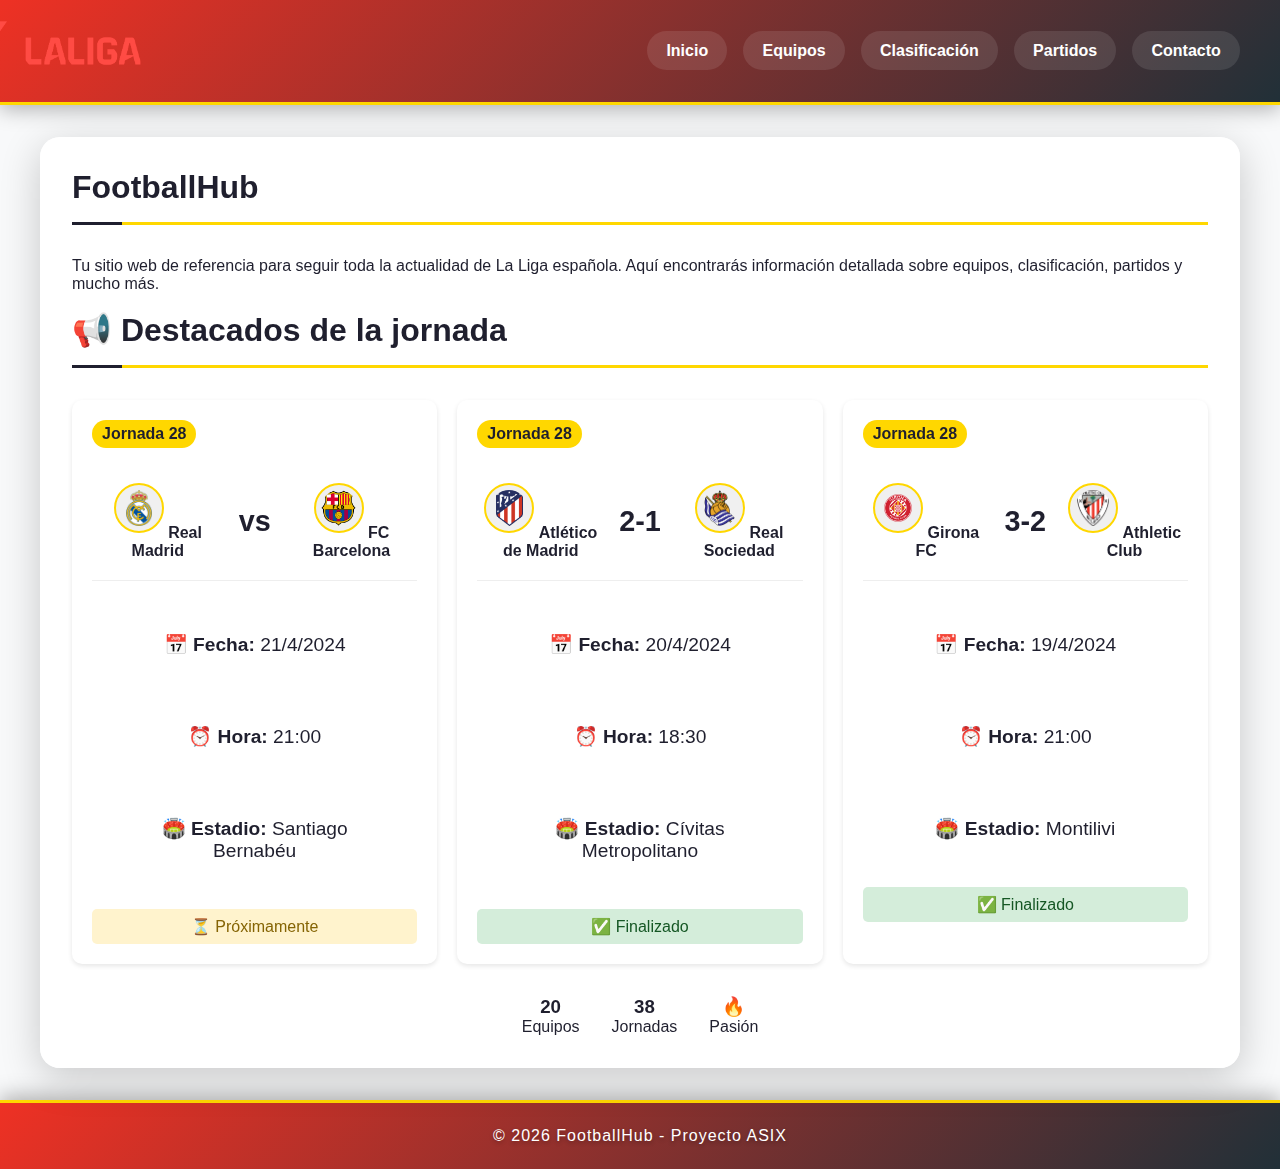
<file: index.html>
<!DOCTYPE html>
<html lang="es">
<head>
    <meta charset="UTF-8">
    <meta name="viewport" content="width=device-width, initial-scale=1.0">
    <title>FootballHub - Inicio</title>
    <link rel="stylesheet" href="css/style.css">
    <link rel="stylesheet" href="css/responsive.css">
</head>
<body>
<header>
    <div class="header-content" style="justify-content: flex-start; gap: 2rem;">
        <div class="logo-container" style="margin-left: -100px;">
            <img src="img/equipos/laliga-logo.png" 
                 alt="LaLiga" 
                 style="height: 70px; width: auto; object-fit: contain; margin-right: 5px;">
            <img src="img/equipos/laliga-letras.png" 
                 alt="LaLiga" 
                 style="height: 40px; width: auto; object-fit: contain;">
        </div>
        <nav style="margin-left: auto;">
            <ul>
                <li><a href="index.html">Inicio</a></li>
                <li><a href="pages/equipos.html">Equipos</a></li>
                <li><a href="pages/tabla.html">Clasificación</a></li>
                <li><a href="pages/partidos.html">Partidos</a></li>
                <li><a href="pages/contacto.html">Contacto</a></li>
            </ul>
        </nav>
    </div>
</header>

    <main>
        <section>
            <h2> FootballHub</h2>
            <p>Tu sitio web de referencia para seguir toda la actualidad de La Liga española. Aquí encontrarás información detallada sobre equipos, clasificación, partidos y mucho más.</p>
        </section>
        <br>

        <section>
            <h2>📢 Destacados de la jornada</h2>
            <div id="ultimos-partidos">
                <p>Cargando partidos...</p>
            </div>
        </section>

        <section>
            <div style="display: flex; gap: 2rem; justify-content: center; margin-top: 2rem;">
                <div style="text-align: center;">
                    <h3>20</h3>
                    <p>Equipos</p>
                </div>
                <div style="text-align: center;">
                    <h3>38</h3>
                    <p>Jornadas</p>
                </div>
                <div style="text-align: center;">
                    <h3>🔥</h3>
                    <p>Pasión</p>
                </div>
            </div>
        </section>
    </main>

<footer>
    <p>&copy; 2026 FootballHub - Proyecto ASIX</p>
</footer>

<script src="js/data.js"></script>
<script src="js/ui.js"></script>
<script src="js/filters.js"></script>
<script src="js/app.js"></script>
</body>
</html>
</file>
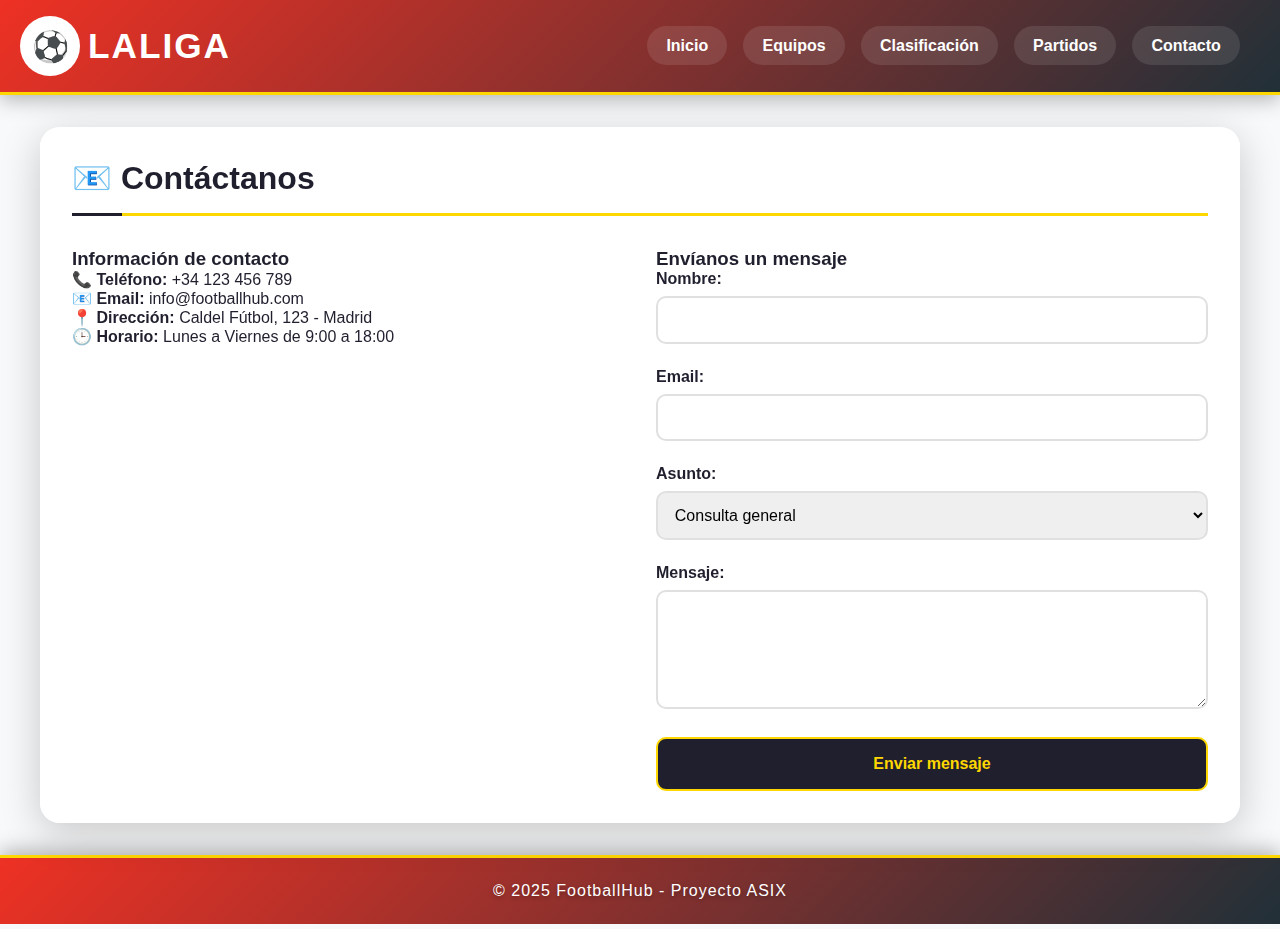
<file: pages/contacto.html>
<!DOCTYPE html>
<html lang="es">
<head>
    <meta charset="UTF-8">
    <meta name="viewport" content="width=device-width, initial-scale=1.0">
    <title>FootballHub - Contacto</title>
    <link rel="stylesheet" href="../css/style.css">
    <link rel="stylesheet" href="../css/responsive.css">
</head>
<body>
<header>
    <div class="header-content">
        <div class="logo-container">
            <div style="background: #ffffff; width: 60px; height: 60px; border-radius: 50%; display: flex; align-items: center; justify-content: center; font-size: 30px;">
                ⚽
            </div>
            <div class="logo-text">
                <h1>LALIGA</h1>
            </div>
        </div>
        <nav>
            <ul>
                <li><a href="../index.html">Inicio</a></li>
                <li><a href="equipos.html">Equipos</a></li>
                <li><a href="tabla.html">Clasificación</a></li>
                <li><a href="partidos.html">Partidos</a></li>
                <li><a href="contacto.html">Contacto</a></li>
            </ul>
        </nav>
    </div>
</header>

    <main>
        <h2>📧 Contáctanos</h2>
        
        <div style="display: grid; grid-template-columns: 1fr 1fr; gap: 2rem;">
            <div>
                <h3>Información de contacto</h3>
                <p><strong>📞 Teléfono:</strong> +34 123 456 789</p>
                <p><strong>📧 Email:</strong> info@footballhub.com</p>
                <p><strong>📍 Dirección:</strong> Caldel Fútbol, 123 - Madrid</p>
                <p><strong>🕒 Horario:</strong> Lunes a Viernes de 9:00 a 18:00</p>
            </div>
            
            <div>
                <h3>Envíanos un mensaje</h3>
                <form id="formularioContacto">
                    <div class="form-group">
                        <label for="nombre">Nombre:</label>
                        <input type="text" id="nombre" name="nombre" required>
                        <div id="error-nombre" class="error"></div>
                    </div>
                    
                    <div class="form-group">
                        <label for="email">Email:</label>
                        <input type="email" id="email" name="email" required>
                        <div id="error-email" class="error"></div>
                    </div>
                    
                    <div class="form-group">
                        <label for="asunto">Asunto:</label>
                        <select id="asunto" name="asunto">
                            <option value="consulta">Consulta general</option>
                            <option value="sugerencia">Sugerencia</option>
                            <option value="problema">Reportar problema</option>
                            <option value="colaboracion">Colaboración</option>
                        </select>
                    </div>
                    
                    <div class="form-group">
                        <label for="mensaje">Mensaje:</label>
                        <textarea id="mensaje" name="mensaje" rows="5" required></textarea>
                        <div id="error-mensaje" class="error"></div>
                    </div>
                    
                    <button type="submit">Enviar mensaje</button>
                </form>
            </div>
        </div>
    </main>

<footer>
    <p>&copy; 2025 FootballHub - Proyecto ASIX</p>
</footer>

<script src="../js/data.js"></script>
<script src="../js/ui.js"></script>
<script src="../js/filters.js"></script>
<script src="../js/app.js"></script>
</body>
</html>
</file>
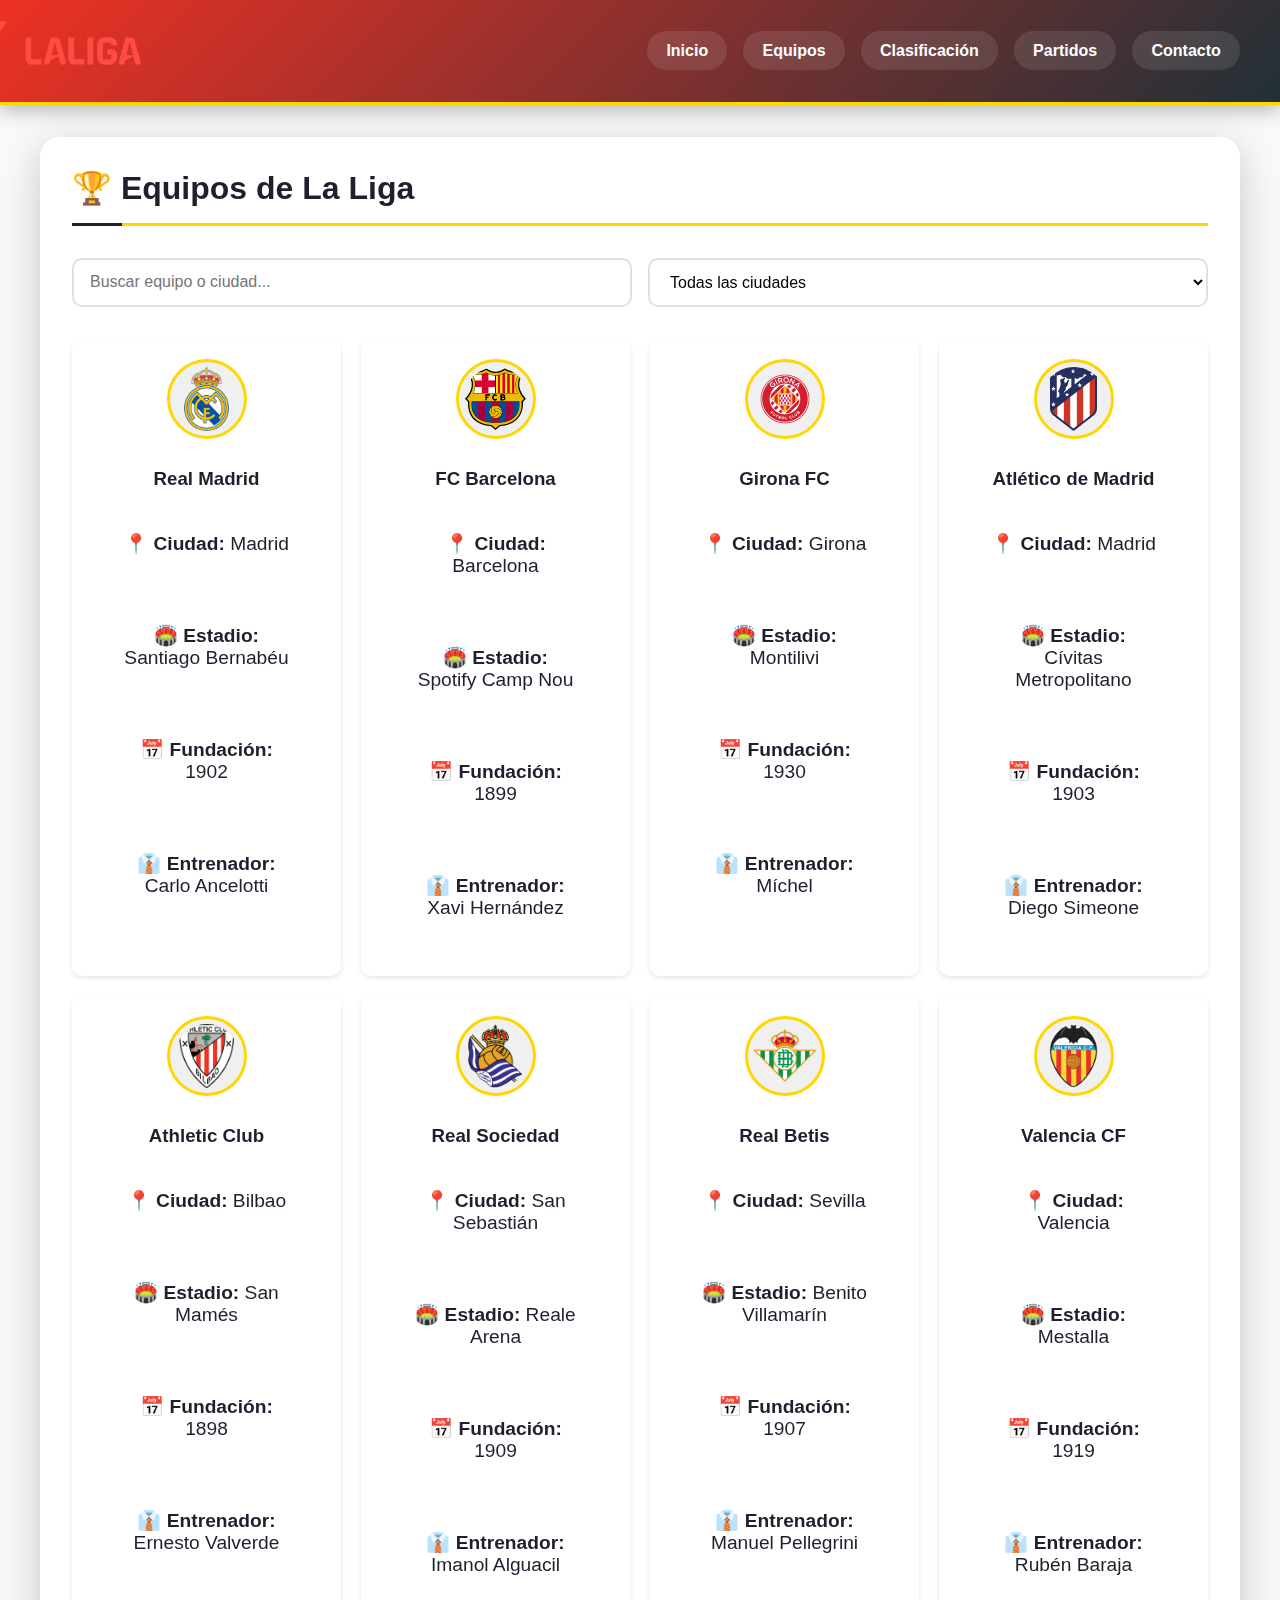
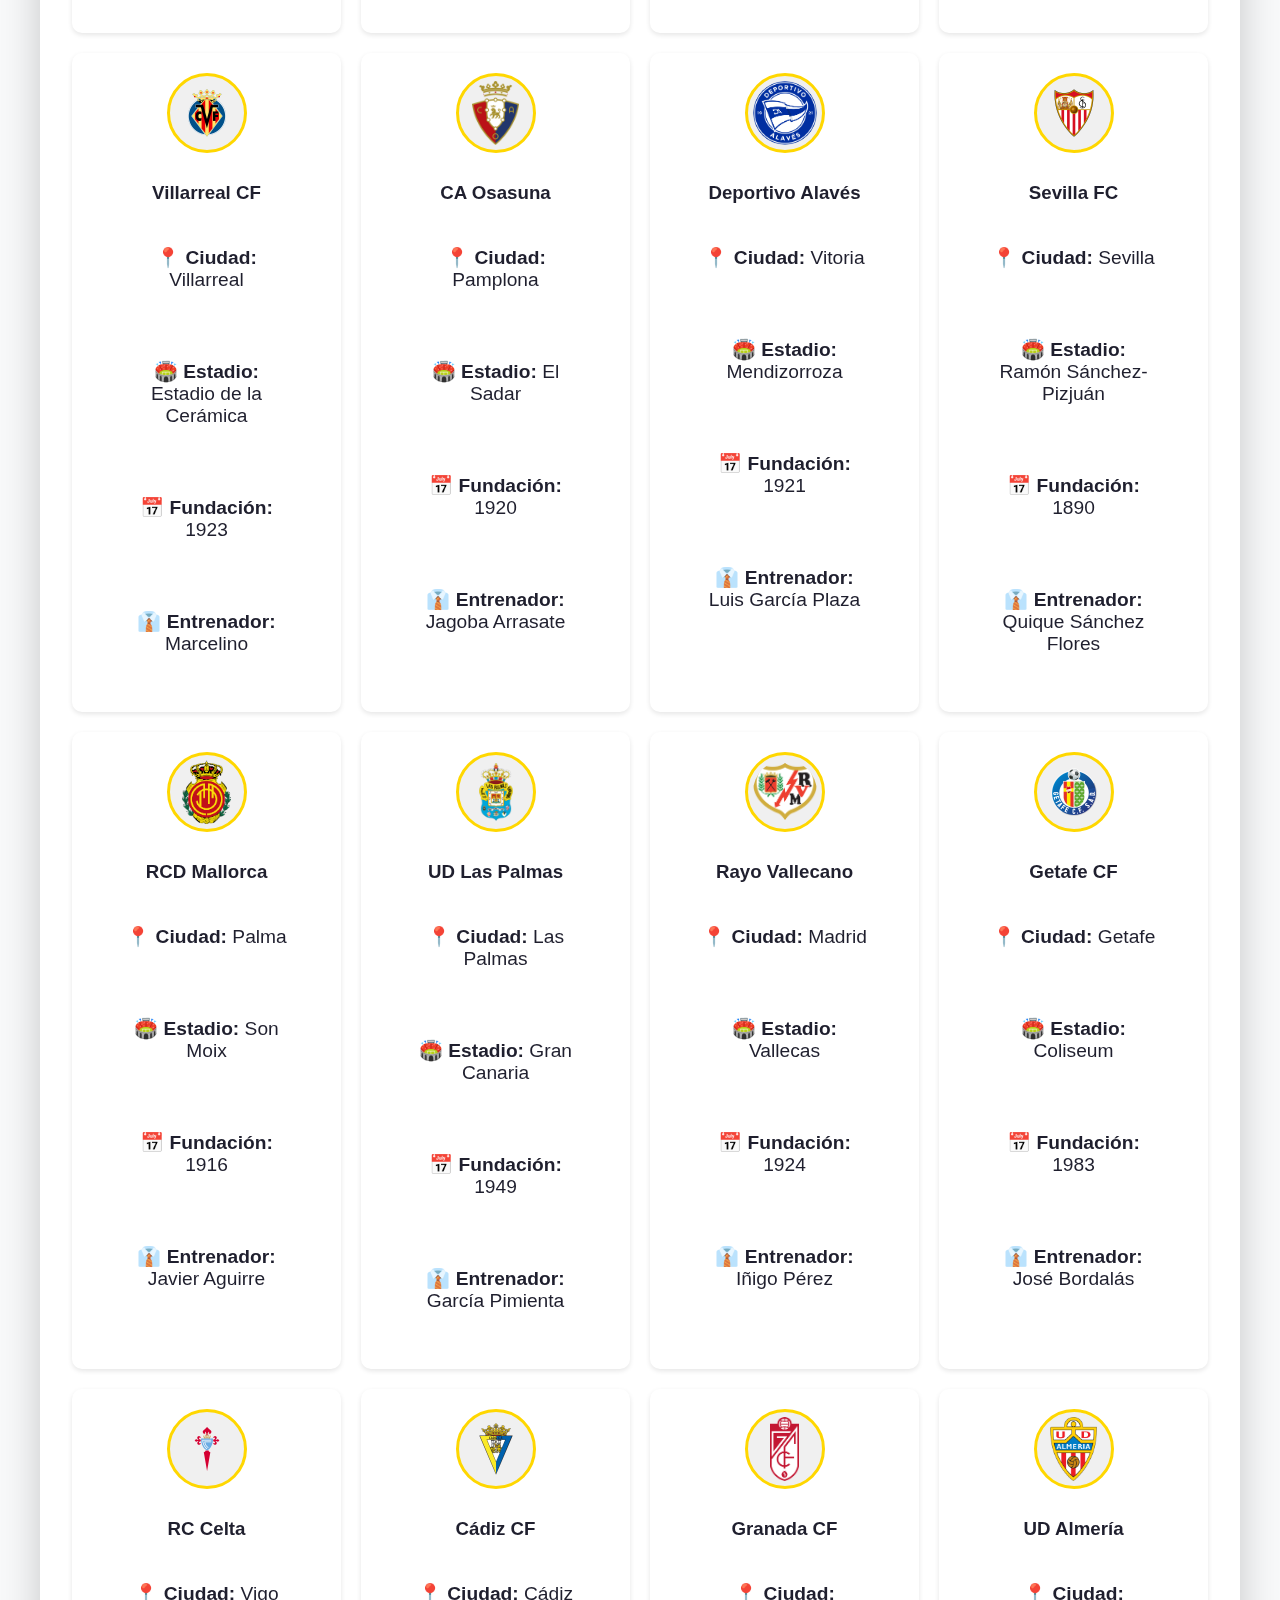
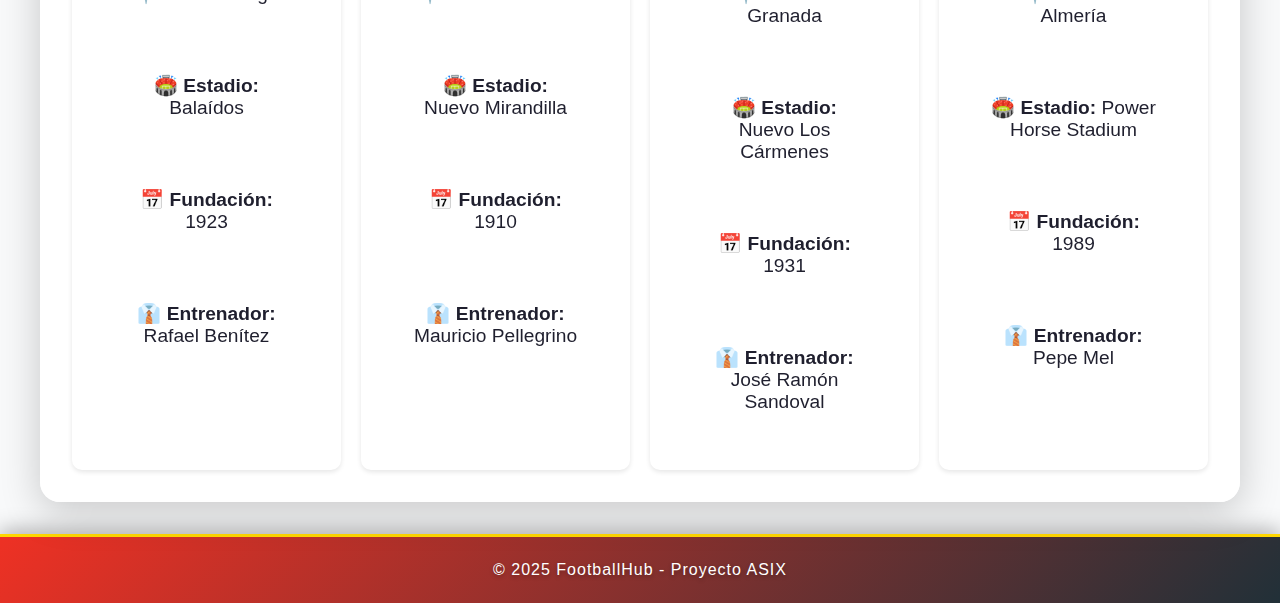
<file: pages/equipos.html>
<!DOCTYPE html>
<html lang="es">
<head>
    <meta charset="UTF-8">
    <meta name="viewport" content="width=device-width, initial-scale=1.0">
    <title>FootballHub - Equipos</title>
    <link rel="stylesheet" href="../css/style.css">
    <link rel="stylesheet" href="../css/responsive.css">
</head>
<body>
<header>
    <div class="header-content" style="justify-content: flex-start; gap: 2rem;">
        <div class="logo-container" style="margin-left: -100px;">
            <img src="../img/equipos/laliga-logo.png" 
                 alt="LaLiga" 
                 style="height: 70px; width: auto; object-fit: contain; margin-right: 5px;">
            <img src="../img/equipos/laliga-letras.png" 
                 alt="LaLiga" 
                 style="height: 40px; width: auto; object-fit: contain;">
        </div>
        <nav style="margin-left: auto;">
            <ul>
                <li><a href="../index.html">Inicio</a></li>
                <li><a href="equipos.html">Equipos</a></li>
                <li><a href="tabla.html">Clasificación</a></li>
                <li><a href="partidos.html">Partidos</a></li>
                <li><a href="contacto.html">Contacto</a></li>
            </ul>
        </nav>
    </div>
</header>
    <main>
        <h2>🏆 Equipos de La Liga</h2>
        
        <div class="search-box">
            <input type="text" id="buscar-equipo" placeholder="Buscar equipo o ciudad...">
            <select id="filtrar-ciudad">
                <option value="">Todas las ciudades</option>
            </select>
        </div>

        <div id="equipos-contenedor">
            <p>Cargando equipos...</p>
        </div>
    </main>

<footer>
    <p>&copy; 2025 FootballHub - Proyecto ASIX</p>
</footer>

<script src="../js/data.js"></script>
<script src="../js/ui.js"></script>
<script src="../js/filters.js"></script>
<script src="../js/app.js"></script>
</body>
</html>
</file>
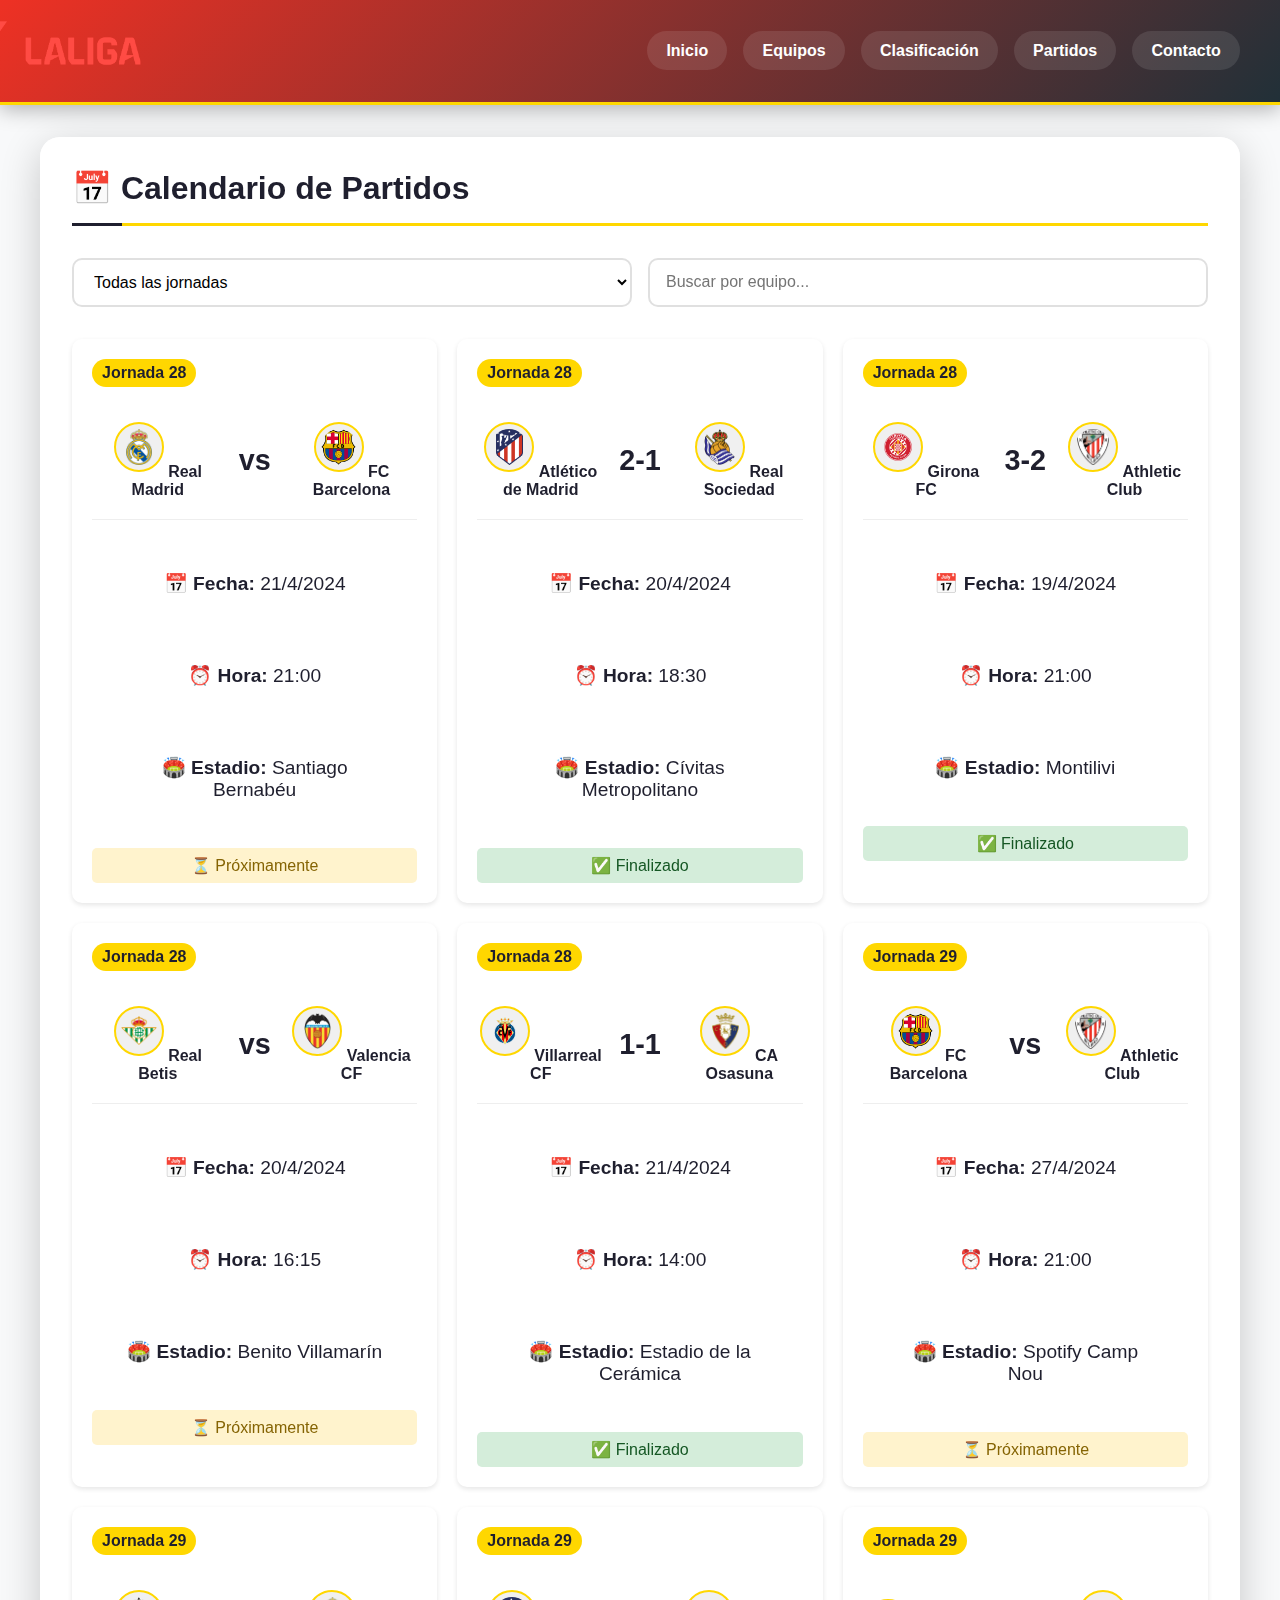
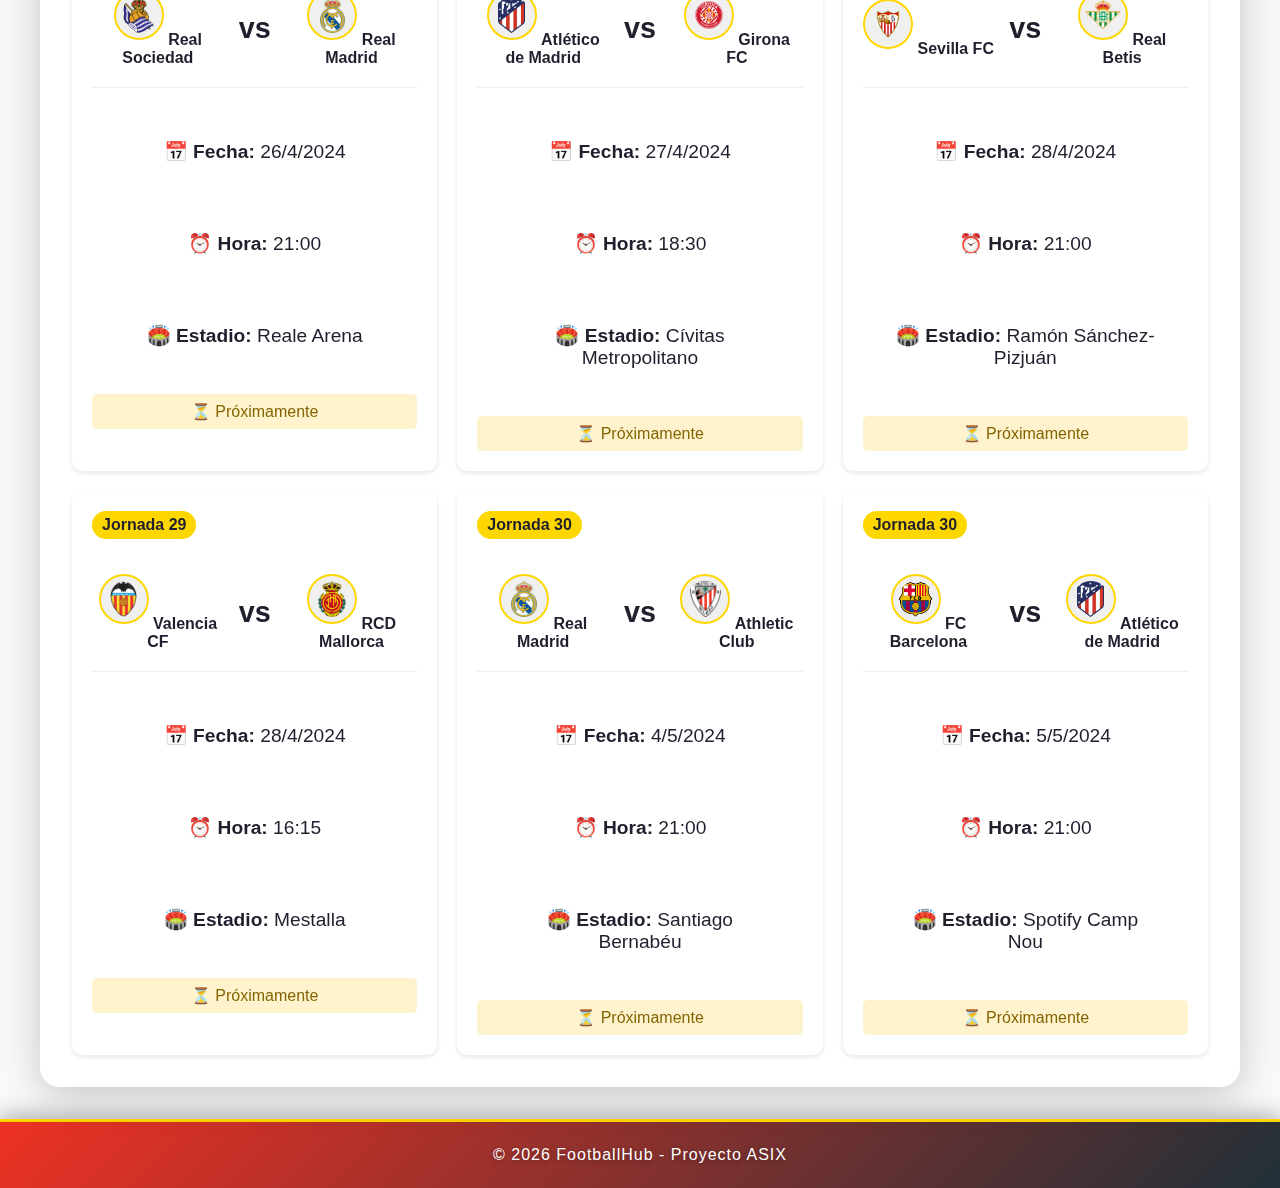
<file: pages/partidos.html>
<!DOCTYPE html>
<html lang="es">
<head>
    <meta charset="UTF-8">
    <meta name="viewport" content="width=device-width, initial-scale=1.0">
    <title>FootballHub - Partidos</title>
    <link rel="stylesheet" href="../css/style.css">
    <link rel="stylesheet" href="../css/responsive.css">
</head>
<body>
<header>
    <div class="header-content" style="justify-content: flex-start; gap: 2rem;">
        <div class="logo-container" style="margin-left: -100px;">
            <img src="../img/equipos/laliga-logo.png" 
                 alt="LaLiga" 
                 style="height: 70px; width: auto; object-fit: contain; margin-right: 5px;">
            <img src="../img/equipos/laliga-letras.png" 
                 alt="LaLiga" 
                 style="height: 40px; width: auto; object-fit: contain;">
        </div>
        <nav style="margin-left: auto;">
            <ul>
                <li><a href="../index.html">Inicio</a></li>
                <li><a href="equipos.html">Equipos</a></li>
                <li><a href="tabla.html">Clasificación</a></li>
                <li><a href="partidos.html">Partidos</a></li>
                <li><a href="contacto.html">Contacto</a></li>
            </ul>
        </nav>
    </div>
</header>

    <main>
        <h2>📅 Calendario de Partidos</h2>
        
        <div class="search-box">
            <select id="filtrar-jornada">
                <option value="">Todas las jornadas</option>
            </select>
            <input type="text" id="buscar-equipo-partido" placeholder="Buscar por equipo...">
        </div>

        <div id="partidos-contenedor">
            <p>Cargando partidos...</p>
        </div>
    </main>

<footer>
    <p>&copy; 2026 FootballHub - Proyecto ASIX</p>
</footer>

<script src="../js/data.js"></script>
<script src="../js/ui.js"></script>
<script src="../js/filters.js"></script>
<script src="../js/app.js"></script>
</body>
</html>
</file>
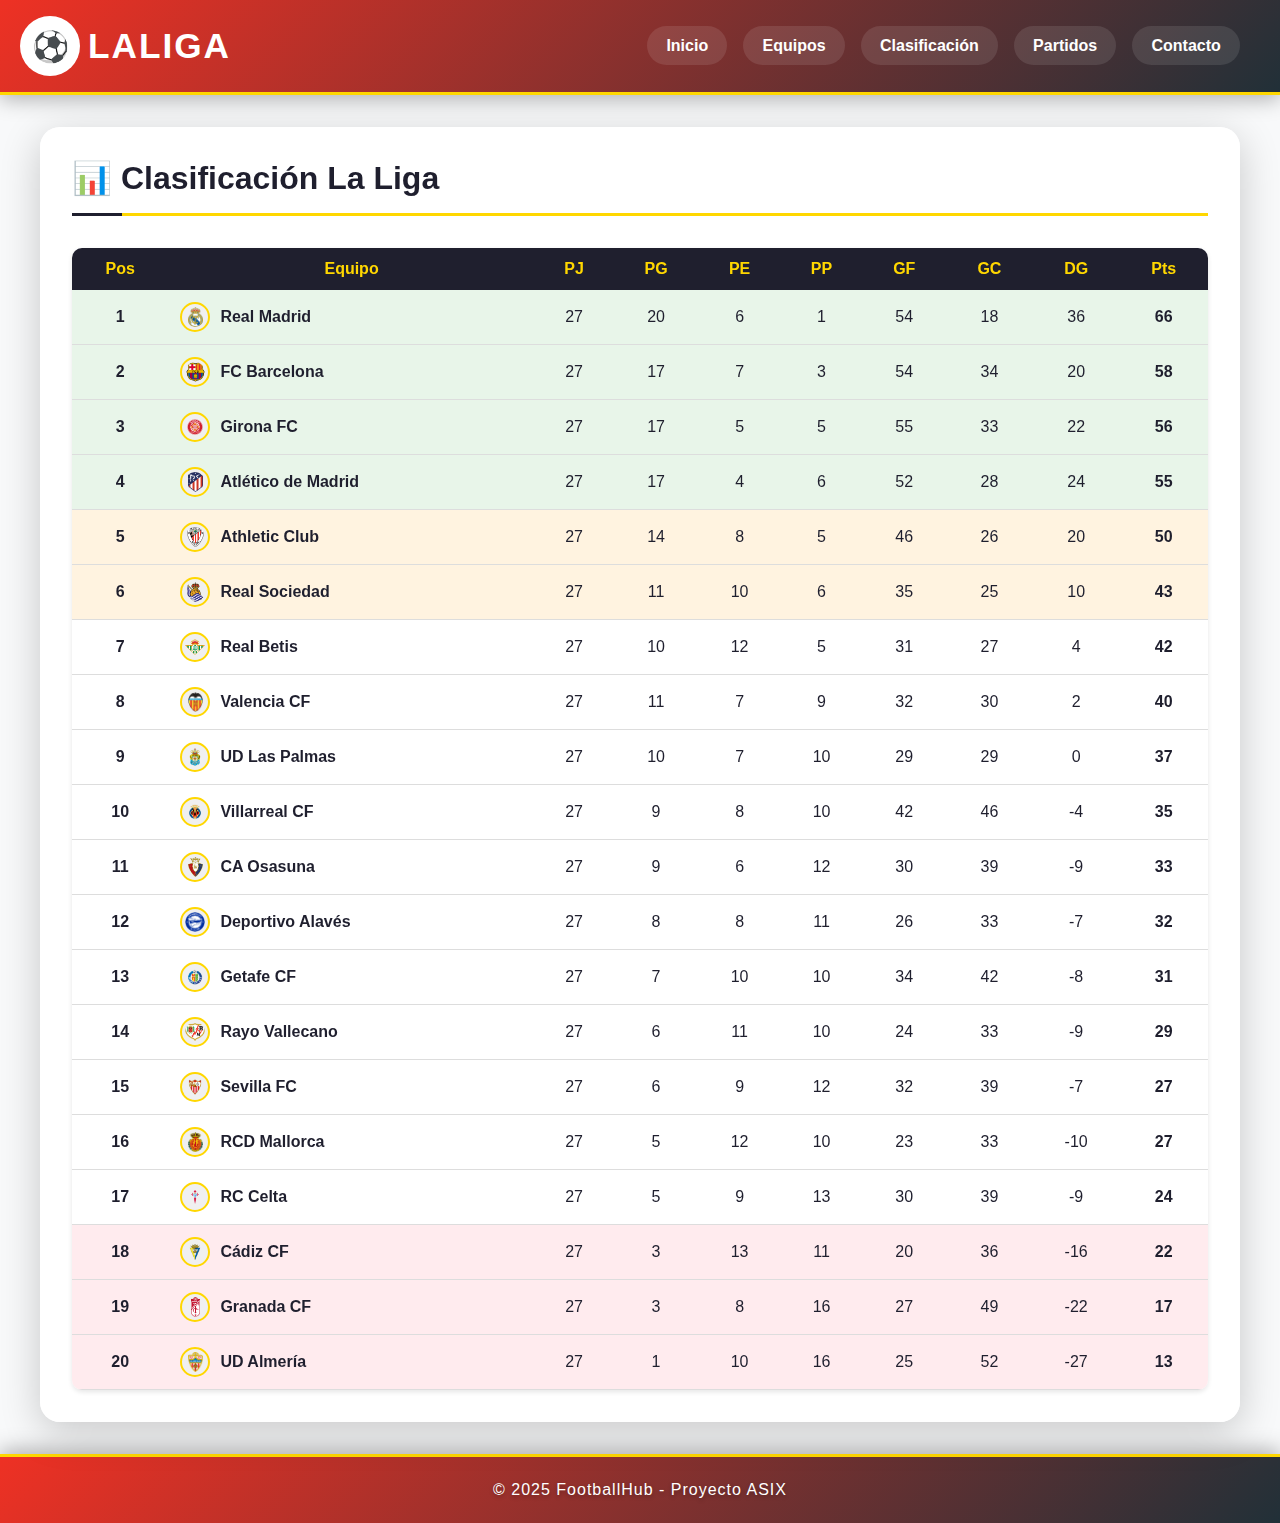
<file: pages/tabla.html>
<!DOCTYPE html>
<html lang="es">
<head>
    <meta charset="UTF-8">
    <meta name="viewport" content="width=device-width, initial-scale=1.0">
    <title>FootballHub - Clasificación</title>
    <link rel="stylesheet" href="../css/style.css">
    <link rel="stylesheet" href="../css/responsive.css">
</head>
<body>
<header>
    <div class="header-content">
        <div class="logo-container">
            <div style="background: #ffffff; width: 60px; height: 60px; border-radius: 50%; display: flex; align-items: center; justify-content: center; font-size: 30px;">
                ⚽
            </div>
            <div class="logo-text">
                <h1>LALIGA</h1>
            </div>
        </div>
        <nav>
            <ul>
                <li><a href="../index.html">Inicio</a></li>
                <li><a href="equipos.html">Equipos</a></li>
                <li><a href="tabla.html">Clasificación</a></li>
                <li><a href="partidos.html">Partidos</a></li>
                <li><a href="contacto.html">Contacto</a></li>
            </ul>
        </nav>
    </div>
</header>

    <main>
        <h2>📊 Clasificación La Liga</h2>        
        <div id="tabla-contenedor">
            <p>Cargando clasificación...</p>
        </div>
    </main>

<footer>
    <p>&copy; 2025 FootballHub - Proyecto ASIX</p>
</footer>

<script src="../js/data.js"></script>
<script src="../js/ui.js"></script>
<script src="../js/filters.js"></script>
<script src="../js/app.js"></script>
</body>
</html>
</file>
<file: css/style.css>
/* ===== ESTILOS GENERALES ===== */
* {
    margin: 0;
    padding: 0;
    box-sizing: border-box;
}

body {
    background: #f8f9fa; 
    font-family: 'Inter', sans-serif;
    color: #1f1f2e;
}

/* ===== HEADER ESTILO LALIGA (BLANCO) ===== */
header { 
    background: linear-gradient(135deg, #ee3124 0%, #213038 100%); 
    box-shadow: 0 4px 20px rgba(0, 0, 0, 0.3); 
    padding: 1rem 2rem; 
    border-bottom: 3px solid #ffd700; /* Detalle dorado */ }

.header-content {
    max-width: 1200px;
    margin: 0 auto;
    display: flex;
    justify-content: flex-start; /* Cambiado para que todo empiece desde la izquierda */
    align-items: center;
    flex-wrap: wrap;
    gap: 2rem;
}

.logo-container {
    display: flex;
    align-items: center;
    gap: 0.5rem;
    margin-left: -20px; /* Mueve el logo más a la izquierda */
}

.logo-container img {
    height: 70px;
    width: auto;
    object-fit: contain;
}

.logo-text h1 {
    font-size: 2.2rem;
    font-weight: 800;
    letter-spacing: 2px;
    color: white; /* Cambiado a blanco */
    margin: 0;
    line-height: 1.2;
}

/* ===== NAVEGACIÓN ===== */
nav {
    margin-left: auto; /* Empuja la navegación a la derecha */
}

nav ul {
    list-style: none;
    display: flex;
    gap: 1rem;
    flex-wrap: wrap;
    margin: 0;
    padding: 0;
}

nav a {
    color: white;
    text-decoration: none;
    padding: 0.7rem 1.2rem;
    border-radius: 25px;
    font-weight: 600;
    transition: all 0.3s;
    background: rgba(255, 255, 255, 0.1);
}

nav a:hover {
    background: white;
    color: #1f1f2e;
    transform: translateY(-2px);
}

nav a.active {
    background: white;
    color: #1f1f2e;
}

/* ===== MAIN CONTENT ===== */
main {
    max-width: 1200px;
    margin: 2rem auto;
    padding: 2rem;
    background: rgba(255, 255, 255, 0.95);
    border-radius: 20px;
    box-shadow: 0 10px 40px rgba(0, 0, 0, 0.2);
    backdrop-filter: blur(10px);
}

/* ===== TÍTULOS ===== */
h2 {
    font-size: 2rem;
    color: #1f1f2e;
    margin-bottom: 2rem;
    padding-bottom: 1rem;
    border-bottom: 3px solid #ffd700;
    position: relative;
}

h2::after {
    content: '';
    position: absolute;
    bottom: -3px;
    left: 0;
    width: 50px;
    height: 3px;
    background: #1f1f2e;
}

/* ===== CARDS DE EQUIPOS ===== */
.grid-container {
    display: grid;
    grid-template-columns: repeat(auto-fill, minmax(280px, 1fr));
    gap: 1.5rem;
    margin-top: 2rem;
}

.card {
    background: white;
    border-radius: 15px;
    padding: 1.5rem;
    box-shadow: 0 5px 20px rgba(0, 0, 0, 0.1);
    transition: all 0.3s;
    text-align: center;
    border: 1px solid #e0e0e0;
    position: relative;
    overflow: hidden;
}

.card::before {
    content: '';
    position: absolute;
    top: 0;
    left: 0;
    right: 0;
    height: 4px;
    background: linear-gradient(90deg, #ffd700, #1f1f2e);
}

.card:hover {
    transform: translateY(-5px);
    box-shadow: 0 8px 25px rgba(0, 0, 0, 0.2);
}

.card img {
    width: 80px;
    height: 80px;
    object-fit: contain;
    margin-bottom: 1rem;
    border-radius: 50%;
    background: #f5f5f5;
    padding: 10px;
    border: 2px solid #ffd700;
}

/* ===== TABLA DE CLASIFICACIÓN ===== */
.table-container {
    overflow-x: auto;
    border-radius: 15px;
    box-shadow: 0 5px 20px rgba(0, 0, 0, 0.1);
}

#tablaClasificacion {
    width: 100%;
    background: white;
    border-collapse: collapse;
    font-size: 0.95rem;
}

#tablaClasificacion th {
    background: #1f1f2e;
    color: #ffd700;
    padding: 1rem 0.8rem;
    font-weight: 700;
    text-transform: uppercase;
    font-size: 0.85rem;
    letter-spacing: 1px;
    cursor: pointer;
    transition: background 0.3s;
    white-space: nowrap;
}

#tablaClasificacion th:hover {
    background: #2a2a40;
}

#tablaClasificacion td {
    padding: 1rem 0.8rem;
    text-align: center;
    border-bottom: 1px solid #e0e0e0;
}

#tablaClasificacion tbody tr {
    transition: background 0.3s;
}

#tablaClasificacion tbody tr:hover {
    background: #fff9e6;
}

/* Columna del equipo con logo */
.equipo-col {
    display: flex;
    align-items: center;
    gap: 10px;
    min-width: 200px;
}

.equipo-logo {
    width: 30px;
    height: 30px;
    object-fit: contain;
    border-radius: 50%;
    background: #f5f5f5;
    padding: 3px;
    border: 1px solid #ffd700;
}

.equipo-nombre {
    font-weight: 600;
    color: #1f1f2e;
}

/* Posiciones destacadas */
#tablaClasificacion tbody tr:nth-child(1),
#tablaClasificacion tbody tr:nth-child(2),
#tablaClasificacion tbody tr:nth-child(3),
#tablaClasificacion tbody tr:nth-child(4) {
    background: linear-gradient(90deg, rgba(46, 204, 113, 0.05), transparent);
    border-left: 4px solid #2ecc71;
}

#tablaClasificacion tbody tr:nth-child(5),
#tablaClasificacion tbody tr:nth-child(6) {
    background: linear-gradient(90deg, rgba(241, 196, 15, 0.05), transparent);
    border-left: 4px solid #f1c40f;
}

#tablaClasificacion tbody tr:nth-child(18),
#tablaClasificacion tbody tr:nth-child(19),
#tablaClasificacion tbody tr:nth-child(20) {
    background: linear-gradient(90deg, rgba(231, 76, 60, 0.05), transparent);
    border-left: 4px solid #e74c3c;
}

/* ===== BUSCADORES Y FILTROS ===== */
.search-box {
    display: flex;
    gap: 1rem;
    margin-bottom: 2rem;
    flex-wrap: wrap;
}

.search-box input,
.search-box select {
    flex: 1;
    min-width: 200px;
    padding: 0.8rem 1rem;
    border: 2px solid #e0e0e0;
    border-radius: 10px;
    font-size: 1rem;
    transition: all 0.3s;
    background: white;
}

.search-box input:focus,
.search-box select:focus {
    outline: none;
    border-color: #ffd700;
    box-shadow: 0 0 0 3px rgba(255, 215, 0, 0.2);
}

/* ===== FORMULARIO DE CONTACTO ===== */
.form-group {
    margin-bottom: 1.5rem;
}

label {
    display: block;
    margin-bottom: 0.5rem;
    font-weight: 600;
    color: #1f1f2e;
}

input, select, textarea {
    width: 100%;
    padding: 0.8rem;
    border: 2px solid #e0e0e0;
    border-radius: 10px;
    font-size: 1rem;
    transition: all 0.3s;
}

input:focus, select:focus, textarea:focus {
    outline: none;
    border-color: #ffd700;
    box-shadow: 0 0 0 3px rgba(255, 215, 0, 0.2);
}

button {
    background: #1f1f2e;
    color: #ffd700;
    padding: 1rem 2rem;
    border: none;
    border-radius: 10px;
    font-size: 1rem;
    font-weight: 600;
    cursor: pointer;
    transition: all 0.3s;
    border: 2px solid #ffd700;
    width: 100%;
}

button:hover {
    background: #ffd700;
    color: #1f1f2e;
    transform: translateY(-2px);
    box-shadow: 0 5px 15px rgba(255, 215, 0, 0.4);
}

/* ===== MENSAJES ===== */
.error {
    color: #e74c3c;
    font-size: 0.875rem;
    margin-top: 0.25rem;
    padding-left: 0.5rem;
}

.success {
    color: #27ae60;
    text-align: center;
    padding: 1rem;
    background: #d4edda;
    border-radius: 10px;
    margin-top: 1rem;
    border: 2px solid #27ae60;
}

/* ===== FOOTER ===== */
footer {
    background: linear-gradient(135deg, #ee3124 0%, #213038 100%);
    text-align: center;
    padding: 1.5rem 2rem;
    color: white;
    font-weight: 500;
    border-top: 3px solid #ffd700; /* Misma línea dorada del header */
    margin-top: 2rem;
    box-shadow: 0 -4px 20px rgba(0, 0, 0, 0.3);
}

footer p {
    margin: 0;
    font-size: 1rem;
    letter-spacing: 1px;
    text-shadow: 0 2px 4px rgba(0, 0, 0, 0.3);
    max-width: 1200px;
    margin: 0 auto;
}

/* ===== RESPONSIVE ===== */
@media (max-width: 768px) {
    .header-content {
        flex-direction: column;
        gap: 1rem;
    }
    
    nav ul {
        justify-content: center;
    }
    
    nav a {
        padding: 0.5rem 1rem;
        font-size: 0.9rem;
    }
    
    main {
        margin: 1rem;
        padding: 1rem;
    }
    
    h2 {
        font-size: 1.5rem;
    }
    
    .grid-container {
        grid-template-columns: 1fr;
    }
}

@media (max-width: 480px) {
    .logo-text h1 {
        font-size: 1.5rem;
    }
    
    .logo-laliga {
        height: 40px;
    }
    
    .search-box {
        flex-direction: column;
    }
    
    #tablaClasificacion {
        font-size: 0.8rem;
    }
    
    .equipo-logo {
        width: 25px;
        height: 25px;
    }
}
.card h3 {
    color: #1f1f2e;
    border-bottom: 2px solid #ffd700;
    padding-bottom: 0.5rem;
    margin-bottom: 1rem;
}

.card strong {
    color: #1f1f2e;
}

#equipos-contenedor p,
#partidos-contenedor p,
#tabla-contenedor p,
#ultimos-partidos p {
    color: #1f1f2e;
    font-size: 1.2rem;
    text-align: center;
    padding: 2rem;
}

css .card:hover { transform: scale(1.02); transition: all 0.3s ease; border-color: #ee3124; }
</file>
<file: css/responsive.css>
/* Tablets */
@media (max-width: 768px) {
    nav ul {
        flex-direction: column;
        gap: 0.5rem;
    }
    
    .grid-container {
        grid-template-columns: repeat(2, 1fr);
    }
    
    table {
        font-size: 0.9rem;
    }
    
    th, td {
        padding: 0.5rem;
    }
}

/* Móviles */
@media (max-width: 480px) {
    .grid-container {
        grid-template-columns: 1fr;
    }
    
    .search-box {
        flex-direction: column;
    }
    
    h1 {
        font-size: 1.5rem;
    }
    
    /* Tabla responsive */
    table {
        display: block;
        overflow-x: auto;
    }
}
</file>
